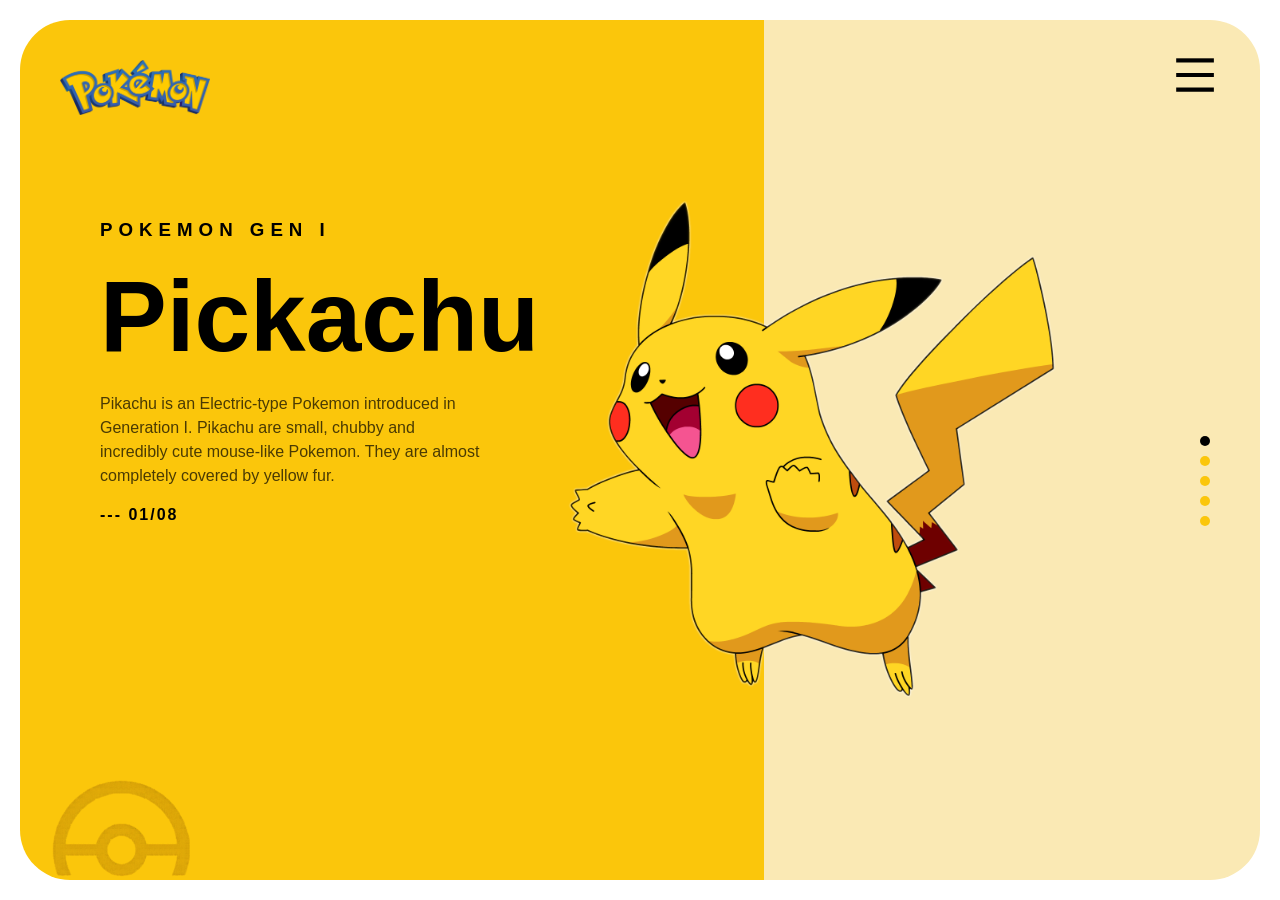
<file: Task1/index.html>
<!doctype html>
<html lang="en">
  <head>
    <meta charset="UTF-8" />
    <meta name="viewport" content="width=device-width, initial-scale=1.0" />
    <title>Pokemon</title>
    <link rel="stylesheet" href="style.css" />
  </head>
  <body>
    <div class="box">
      <img id="pic" src="./pngegg_1.png" alt="Pikachu" />
      <div class="left">
        <img id="logo" src="./International_Pokémon_logo.svg.png" alt="Pokemon-logo" />
        <div class="text">
            <h3>POKEMON GEN I</h4>
            <br>
            <h1>Pickachu</h1>
            <br>
            <p>
            Pikachu is an Electric-type Pokemon introduced in Generation I.
            Pikachu are small, chubby and incredibly cute mouse-like Pokemon. They
            are almost completely covered by yellow fur.
            </p>
            <br>
            <h4>--- 01/08</h4>
        </div>
      </div>
      <div class="right">
        
        <div id="icons">
          <div class="icon one"></div>
          <div class="icon"></div>
          <div class="icon"></div>
          <div class="icon"></div>
          <div class="icon"></div>
        </div>
        <img id="menu" src="./menu-line.png" alt="menu-line">
      </div>
      <img id="ball" src="./pokeball.webp" alt="Pokemon-ball">
    </div>
  </body>
</html>
</file>
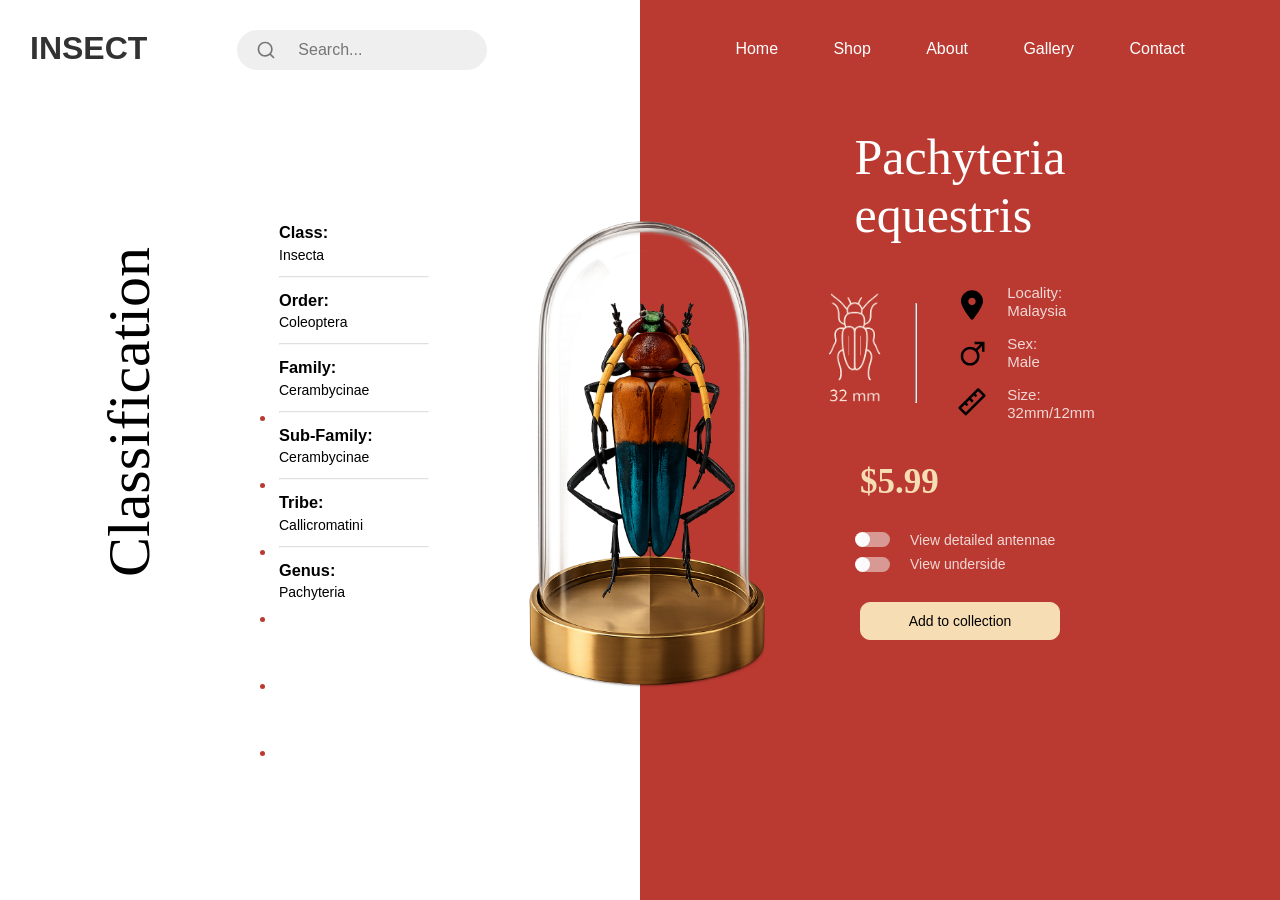
<file: Task2/index.html>
<!DOCTYPE html>
<html lang="en">
<head>
    <meta charset="UTF-8">
    <meta name="viewport" content="width=device-width, initial-scale=1.0">
    <title>Document</title>
    <link rel="stylesheet" href="style.css">
</head>
<body>
    <div class="box">
        <img id="main-img" src="./insect.png" alt="image">
        <div class="left">
            <div class="top">
                <h1>INSECT</h1>
                <div id="search">
                    <img id="icon" src="./search-line.svg" alt="search">
                    <input type="text" placeholder="Search...">
                </div>
            </div>
            <div class="bottom">
                <h1>Classification</h1>
                <div class="point">
                    <div class="ball"></div>
                    <div class="ball"></div>
                    <div class="ball"></div>
                    <div class="ball"></div>
                    <div class="ball"></div>
                    <div class="ball"></div>
                </div>
                <div class="content">
                    <div>
                        <h3>Class:</h3>
                        <p>Insecta</p>
                    </div>
                    <hr>
                    <div>
                        <h3>Order:</h3>
                        <p>Coleoptera</p>
                    </div>
                    <hr>
                    <div>
                        <h3>Family:</h3>
                        <p>Cerambycinae</p>
                    </div>
                    <hr>
                    <div>
                        <h3>Sub-Family:</h3>
                        <p>Cerambycinae</p>
                    </div>
                    <hr>
                    <div>
                        <h3>Tribe:</h3>
                        <p>Callicromatini</p>
                    </div>
                    <hr>
                    <div>
                        <h3>Genus:</h3>
                        <p>Pachyteria</p>
                    </div>
                </div>
            </div>    
        </div>

        <div class="right">
            <div class="right-top">
                <p>Home</p>
                <p>Shop</p>
                <p>About</p>
                <p>Gallery</p>
                <p>Contact</p>
            </div>
            <div class="right-bottom">
                <h1>Pachyteria <br> equestris</h1>
                <div id="info">
                    <img id="bug" src="./Bug.png" alt="bug">
                    <hr>
                    <div class="pics">
                        <img src="./Location-Dot--Streamline-Font-Awesome.svg" alt="locality">
                        <img src="./men-line.svg" alt="Gender">
                        <img src="./ruler-line.svg" alt="Size">
                    </div>
                    <div class="main-info">
                        <div>
                            <p>Locality:</p>
                            <p>Malaysia</p>
                        </div>
                        <div>
                            <p>Sex:</p>
                            <p>Male</p>
                        </div>
                        <div>
                            <p>Size:</p>
                            <p>32mm/12mm</p>
                        </div>
                    </div>
                </div>
                <div class="last-part">
                    <h2>$5.99</h2>
                    <div class="last">
                        <div class="swipe">
                            <div></div>
                            <div></div>
                        </div>
                        <div class="swipe-box">
                            <div></div>
                            <div></div>
                        </div>
                        <div class="text">
                            <p>View detailed antennae</p>
                            <p>View underside</p>
                        </div>
                    </div>
                    <button>Add to collection</button>
                </div>
            </div>
        </div>
    </div>
    
</body>
</html>
</file>
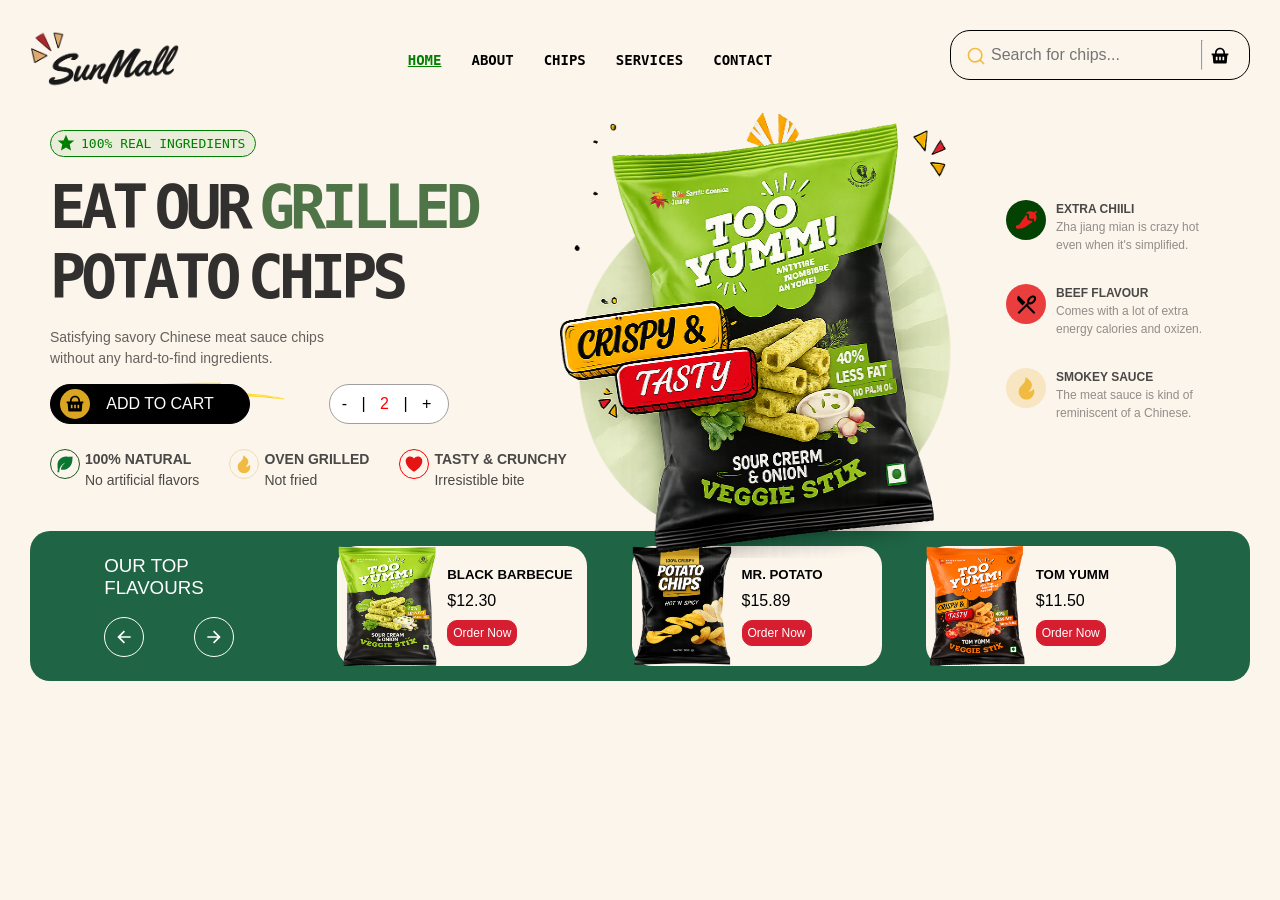
<file: task3/index.html>
<!doctype html>
<html lang="en">
  <head>
    <meta charset="UTF-8" />
    <meta name="viewport" content="width=device-width, initial-scale=1.0" />
    <title>Document</title>
    <link rel="stylesheet" href="style.css" />
  </head>
  <body>
    <div class="box">
      <div class="top">
        <img id="logo" src="./logo.png" alt="logo" />
        <div class="nav">
          <p><u>Home</u></p>
          <p>About</p>
          <p>Chips</p>
          <p>Services</p>
          <p>Contact</p>
        </div>
        <div class="search">
          <img id="search-icon" src="./search-line (1).svg" alt="search" />
          <input type="text" placeholder="Search for chips..." />
          <hr />
          <img id="basket" src="./shopping-basket-fill.svg" alt="basket" />
        </div>
      </div>
      <img id="main-img" src="./image 4.png" alt="too-yum" />
      <div class="center">
        <div class="left">
          <div id="star">
            <img src="./download (2).svg" alt="">
            <p>100% REAL INGREDIENTS</p>
          </div>
          <h1>EAT OUR <span>GRILLED</span> POTATO CHIPS</h1>
          <img id="design" src="./design.png" alt="">
          <p id="info">
            Satisfying savory Chinese meat sauce chips without any hard-to-find
            ingredients.
          </p>
          <div class="tap">
            <div id="icon">
              <img src="./shopping-basket-fill.svg" alt="">
            </div>
            <button id="cart">ADD TO CART</button>
            <button id="add">- | <span>2</span> | +</button>
          </div>
          <div class="left-bottom">
            <div class="point">
              <div class="part one">
                <img src="./leaf-fill.svg" alt="">
              </div>
              <div class="content">
                <p><b>100% NATURAL</b></p>
                <p>No artificial flavors</p>
              </div>
            </div>

            <div class="point">
              <div class="part two">
                <img src="./fire-fill.svg" alt="">
              </div>
              <div class="content">
                <p><b>OVEN GRILLED</b></p>
                <p>Not fried</p>
              </div>
            </div>

            <div class="point">
              <div class="part three">
                <img src="./poker-hearts-fill.svg" alt="">
              </div>
              <div class="content">
                <p><b>TASTY & CRUNCHY</b></p>
                <p>Irresistible bite</p>
              </div>
            </div>
          </div>
        </div>

        <div class="right">
          <div class="right-part">
            <div class="right-icon chilli">
              <img src="./pepper-hot-solid-full.svg" alt="">
            </div>
            <div class="right-info">
              <h4>EXTRA CHIILI</h4>
              <p>Zha jiang mian is crazy hot even when it's simplified.</p>
            </div>
          </div>
          <div class="right-part">
            <div class="right-icon beef">
              <img src="./restaurant-2-line.svg" alt="">
            </div>
            <div class="right-info">
              <h4>BEEF FLAVOUR</h4>
              <p>Comes with a lot of extra energy calories and oxizen.</p>
            </div>
          </div>
          <div class="right-part">
            <div class="right-icon sauce">
              <img src="./fire-fill.svg" alt="">
            </div>
          <div class="right-info">
            <h4>SMOKEY SAUCE</h4>
            <p>The meat sauce is kind of reminiscent of a Chinese.</p>
          </div>
        </div>
      </div>
      </div>
      <div class="bottom">
        <div>
          <h3 id="more">OUR TOP FLAVOURS</h3>
          <br>
          <div id="arr">
            <div class="arrow arr1"><img src="./arrow-right-line.svg" alt=""></div>
            <div class="arrow arr2"><img src="./arrow-right-line.svg" alt=""></div>
          </div>
        </div>
        <div class="bottom-div">
          <img src="./image 1.png" alt="">
          <div>
            <h5>BLACK BARBECUE</h5>
            <p>$12.30</p>
            <button class="order">Order Now</button>
          </div>
        </div>
        <div class="bottom-div">
          <img src="./image 3.png" alt="">
          <div>
            <h5>MR. POTATO</h5>
            <p>$15.89</p>
            <button class="order">Order Now</button>
          </div>
        </div>
        <div class="bottom-div">
          <img src="./image 2.png" alt="">
          <div>
            <h5>TOM YUMM</h5>
            <p>$11.50</p>
            <button class="order">Order Now</button>
          </div>
        </div>
      </div>
    </div>
  </body>
</html>
</file>
<file: Task1/style.css>
*{
    margin: 0;
    padding: 0;
    box-sizing: border-box;
}

html, body{
    height: 100%;
    width: 100%;
    padding: 10px;
}

.box{
    width: 100%;
    height: 100%;
    position:relative;
}

.left{
    padding: 40px;
    position: absolute;
    height: 100%;
    width: 60%;
    left: 0;
    background-color: #fbc60b;
    border-top-left-radius: 50px;
    border-bottom-left-radius: 50px;
}

.right{
    position: absolute;
    right: 0;
    width: 40%;
    height: 100%;
    background-color: #fae9b4;
    border-top-right-radius: 50px;
    border-bottom-right-radius: 50px;
}

#logo{
    width: 150px;
}

#ball{
    position: absolute;
    width: 150px;
    bottom: 0%;
    left: 20px;
}

#pic{
    position: absolute;
    width: 500px;
    top: 50%;
    left: 60%;
    transform: translate(-40%, -50%);
    z-index: 1;
}

.text{
    margin: 100px 40px;
}

.text p{
    width: 65%;
    line-height: 1.5;
    font-family: Arial, Helvetica, sans-serif;
    text-align: left;
    font-weight: 100;
    opacity: 0.7;
}

h1{
    font-size: 100px;
    font-family: Arial, Helvetica, sans-serif;
}

h3{
    font-family: 'Segoe UI', Tahoma, Geneva, Verdana, sans-serif;
    letter-spacing: 6px;
}

h4{
    font-family: 'Segoe UI', Tahoma, Geneva, Verdana, sans-serif;
    letter-spacing: 2px;
}

.right #icon{
    position: absolute;
    right: 40px;
    top: 40px;
}

.icon{
    width: 10px;
    height:10px;
    background-color: #fbc60b;
    border-radius: 50%;
    margin-bottom: 10px;
}

#icons{
    position: absolute;
    bottom: 40%;
    right: 10%;
}

.one{
    background-color: black;
}

#menu{
    width: 50px;
    position: absolute;
    top: 30px;
    right: 40px;
}
</file>
<file: Task2/style.css>
*{
    margin: 0;
    padding: 0;
    box-sizing: border-box;
}

html, body{
    height: 100%;
    width: 100%;
}

.box{
    height: 100%;
    position: relative;
    display: flex;
}

#main-img{
    position: absolute;
    width: 350px;
    left:50%;
    top:50%;
    transform: translate(-50%,-50%);
}

.left{
    padding: 30px;
    width: 50%;
    height: 100%;
    background-color: white;
    display: flex;
    flex-direction: column;
    gap: 150px;
}

.right{
    padding: 40px;
    width: 50%;
    height: 100%;
    background-color: #BA3A31;
    display: flex;
    flex-direction: column;
    gap: 70px;
}

.top{
    display: flex;
    gap: 90px;
}

.top input{
    padding-left: 60px;
    font-size: 16px;
    width: 250px;
    height: 40px;
    border-radius: 20px;
    background-color: #EFEFEF;
    border: 1px solid #EFEFEF;
}

#search{
    display: flex;
}

#icon{
    width: 20px;
    height: 20px;
    position: absolute;
    top: 40px;
    left: 20%;
    opacity: 0.5;
}

.top h1{
    font-family: sans-serif;
    opacity: 0.8;
}

.bottom{
    width: 80%;
    display: flex;
    justify-content: space-evenly;
    align-items: center;
    gap: 50px;
}

.bottom h1{
    font-size: 60px;
    font-family: cursive;
    writing-mode: vertical-lr;
    transform: rotate(180deg);
    font-weight: 500;
}

.content{
    display: flex;
    flex-direction: column;
    gap: 10px;
    font-family: Arial, Helvetica, sans-serif;
    font-weight: 200;
    font-size: 14px;
    line-height: 1.5;
}

.content hr{
    opacity: 0.3;
    width: 150px;
}

.point{
    position: absolute;
    display: flex;
    flex-direction: column;
    justify-content: space-between;
    gap: 62px;
    bottom: 16%;
}

.ball{
    width: 5px;
    height: 5px;
    background-color: #BA3A31;
    border-radius: 50%;
}

.right-top{
    color: white;
    display: flex;
    justify-content: space-evenly;
    font-family: sans-serif;
    font-weight: 300;
}

.right-bottom{
    padding-bottom: 40px;
    display: flex;
    flex-direction: column;
    align-items: center;
    justify-content: center;
    gap: 40px;
}

#info{
    display: flex;
    justify-content: center;
    align-items: center;
    gap:30px;
}

#bug{
    width:60px;
}

#info hr{
    height: 100px;
}

.right-bottom h1{
    color: white;
    font-weight: 100;
    font-size: 50px;
}

.pics{
    position: relative;
    display: flex;
    flex-direction: column;
    width:30px;
    gap: 18px;
    right: -10px;
}

.main-info{
    display: flex;
    flex-direction: column;
    gap: 15px;
    color: white;
    font-family: Arial, Helvetica, sans-serif;
    font-weight: 100;
    font-size: 15px;
    opacity: 0.8;
    line-height: 1.2;
}

h2{
    color:#F7DDB3;
    font-family: 'Times New Roman', Times, serif;
    font-size: 35px;
}

.outer{
    width:50px;
    height:20px;
    background-color: white;
    opacity: 0.5;
}

.inner{
    width: 20px;
    height: 20px;
    background-color: white;
    border-radius: 50%;
}

button{
    width:200px;
    background-color: #F7DDB3;
    font-size: 14px;
    padding:10px 30px;
    border-radius: 10px;
    border: 1px solid #F7DDB3;
}

.last-part{
    display: flex;
    flex-direction: column;
    gap: 30px;
}

.text{
    color:white;
    display: flex;
    flex-direction: column;
    gap: 8px;
    font-size: 14px;
    font-family: Arial, Helvetica, sans-serif;
    font-weight: 100;
    opacity: 0.8;
}

.swipe{
    position: absolute;
    display: flex;
    flex-direction: column;
    gap: 10px;
    right: 32%;
}

.swipe div{
    width: 15px;
    height: 15px;
    background-color: white;
    border-radius: 50%;
}

.swipe-box{
    display: flex;
    flex-direction: column;
    gap:10px;
}

.swipe-box div{
    width: 30px;
    height: 15px;
    background-color: whitesmoke;
    opacity: 0.5;
    border-radius: 20px;
}

.last{
    display: flex;
    gap: 20px;
}
</file>
<file: task3/style.css>
*{
    margin: 0;
    padding: 0;
    box-sizing: border-box;
}

html, body{
    width: 100%;
    height: 100%;
}

.box{
    position: relative;
    height: 100%;
    padding: 30px;
    display: flex;
    flex-direction: column;
    background-color: #FCF5EC;
    gap: 20px;
}

.top{
    display: flex;
    justify-content: space-between;
}

#logo{
    width: 150px;
    height: 60px;
}

.nav{
    padding-left: 50px;
    display: flex;
    gap: 30px;
    font-family: monospace;
    text-transform: uppercase;
    font-weight: 700;
    font-size: 14px;
    align-items: center;
}

.search{
    display: flex;
}


.search input{
    padding-left: 40px;
    width: 300px;
    height: 50px;
    border-radius: 20px;
    border: 1px solid black;
    background-color: transparent;
    font-size: 16px;
}

#basket{
    width:20px;
    position: absolute;
    right: 50px;
    top: 46px;
}

#search-icon{
    width: 20px;
    position: absolute;
    top: 46px;
    right: 23%;
}

.search hr{
    height: 30px;
    position: absolute;
    right: 6%;
    top: 40px;
}

.nav :nth-child(1){
    color: green;
}

#main-img{
    width:400px;
    height: 450px;
    position: absolute;
    right:25%;
    top: 12%;
}

.center{
    display: flex;
    justify-content: space-between;
}

.left{
    width: 50%;
    padding: 20px;
    display: flex;
    flex-direction: column;
    gap: 15px;
}

.left #star{
    position: relative;
    padding: 5px 10px;
    padding-left: 30px;
    font-family: monospace;
    background-color: #EAEDD9;
    width: fit-content;
    border: 1px solid green;
    border-radius: 15px;
    color: green;
}

#star img{
    position: absolute;
    width: 20px;
    left:5px;
    bottom: 3px;
}

.left h1{
    font-size: 60px;
    font-family: monospace;
    letter-spacing: -5px;
    word-spacing: -20px;
    font-weight: 600;
    opacity: 0.8;
}

#design{
    position: absolute;
    width: 250px;
    top:35%
}

span{
    color: #24551E;
}

.left #info{
    width: 50%;
    font-family: sans-serif;
    font-size: 14px;
    line-height: 1.5;
    opacity: 0.6;
}

.tap{
    width:70%;
    position: relative;
    display: flex;
    justify-content: space-between;
    gap: 50px;
}

#cart{
    padding: 10px 30px 10px 50px;
    width: 200px;
    height: 40px;
    background-color: black;
    color: white;
    font-family: sans-serif;
    font-size: 16px;
    border-radius: 30px;
    border: 1px solid black;
}

#icon{
    position: absolute;
    width:30px;
    height: 30px;
    background-color: goldenrod;
    border-radius: 50%;
    display: flex;
    justify-content: center;
    align-items: center;
    left: 10px;
    bottom: 5px;
}

#icon img{
    width:20px;
}

#add{
    width: 120px;
    height: 40px;
    background-color: white;
    border: 1px solid rgb(160, 158, 158);
    border-radius: 30px;
    font-size: 16px;
    letter-spacing: 5px;
}
#add span{
    color: red;
}

.left-bottom{
    padding-top: 10px;
    display: flex;
    align-items: center;
    gap: 30px;
}

.point{
    display: flex;
    gap: 5px;
}

.part{
    width:30px;
    height: 30px;
    border-radius: 50%;
}

.part img{
    width: 20px;
}

.content{
    font-size: 14px;
    font-family: sans-serif;
    opacity: 0.7;
    line-height: 1.5;
}

.one{
    border: 1px solid #24551E;
    display: flex;
    justify-content: center;
}

.two{
    border: 1px solid #F0DCB4;
    display: flex;
    justify-content: center;
}

.three{
    border: 1px solid red;
    display: flex;
    justify-content: center;
}

.right{
    width: 20%;
    display: flex;
    flex-direction: column;
    align-items: end;
    justify-content: center;
    gap:30px;
}

.right-icon{
    width: 40px;
    height: 40px;
    border-radius: 50%;
    display:flex;
    justify-content: center;
}

.right-icon img{
    width: 25px;
}

.chilli{
    background-color: rgb(3, 66, 3);
}

.beef{
    background-color: rgb(234, 61, 61);
}

.sauce{
    background-color: #f8e5c1;
}

.right-info{
    width: 60%;
    font-family: sans-serif;
    font-size: 12px;
    opacity: 0.7;
    line-height: 1.5;
}

.right-info p{
    opacity: 0.6;
}

.right-part{
    display: flex;
    gap:10px;
}

.bottom{
    padding: 10px 50px;
    height: 150px;
    border-radius: 20px;
    background-color: #1f6445;
    display: flex;
    justify-content: space-evenly;
    align-items: center;
    gap:20px;
}

.bottom-div{
    width: 250px;
    height: 120px;
    background-color: #FCF5EC;
    border-radius: 20px;
    display: flex;
}

.bottom-div img{
    width: 100px;
    height: 120px;
}

.order{
    background-color: #D71E30;
    font-size: 12px;
    color: white;
    border: 1px solid #D71E30;
    padding: 5px;
    border-radius: 10px;
}

.order img{
    width:10px;
}

.bottom-div div{
    padding-left: 10px;
    display: flex;
    flex-direction: column;
    justify-content: center;
    align-items: flex-start;
    gap:10px;
    font-family: sans-serif;
}

#more{
    width: 70%;
    font-family: sans-serif;
    color: white;
    font-weight: 400;
}

#arr{
    display: flex;
    gap: 50px;
}

.arrow{
    width: 40px;
    height: 40px;
    border-radius: 50%;
    border: 1px solid white;
    display: flex;
    justify-content: center;
}

.arrow img{
    width: 20px;
}

.arr1 img{
    transform: rotate(180deg);
}
</file>
